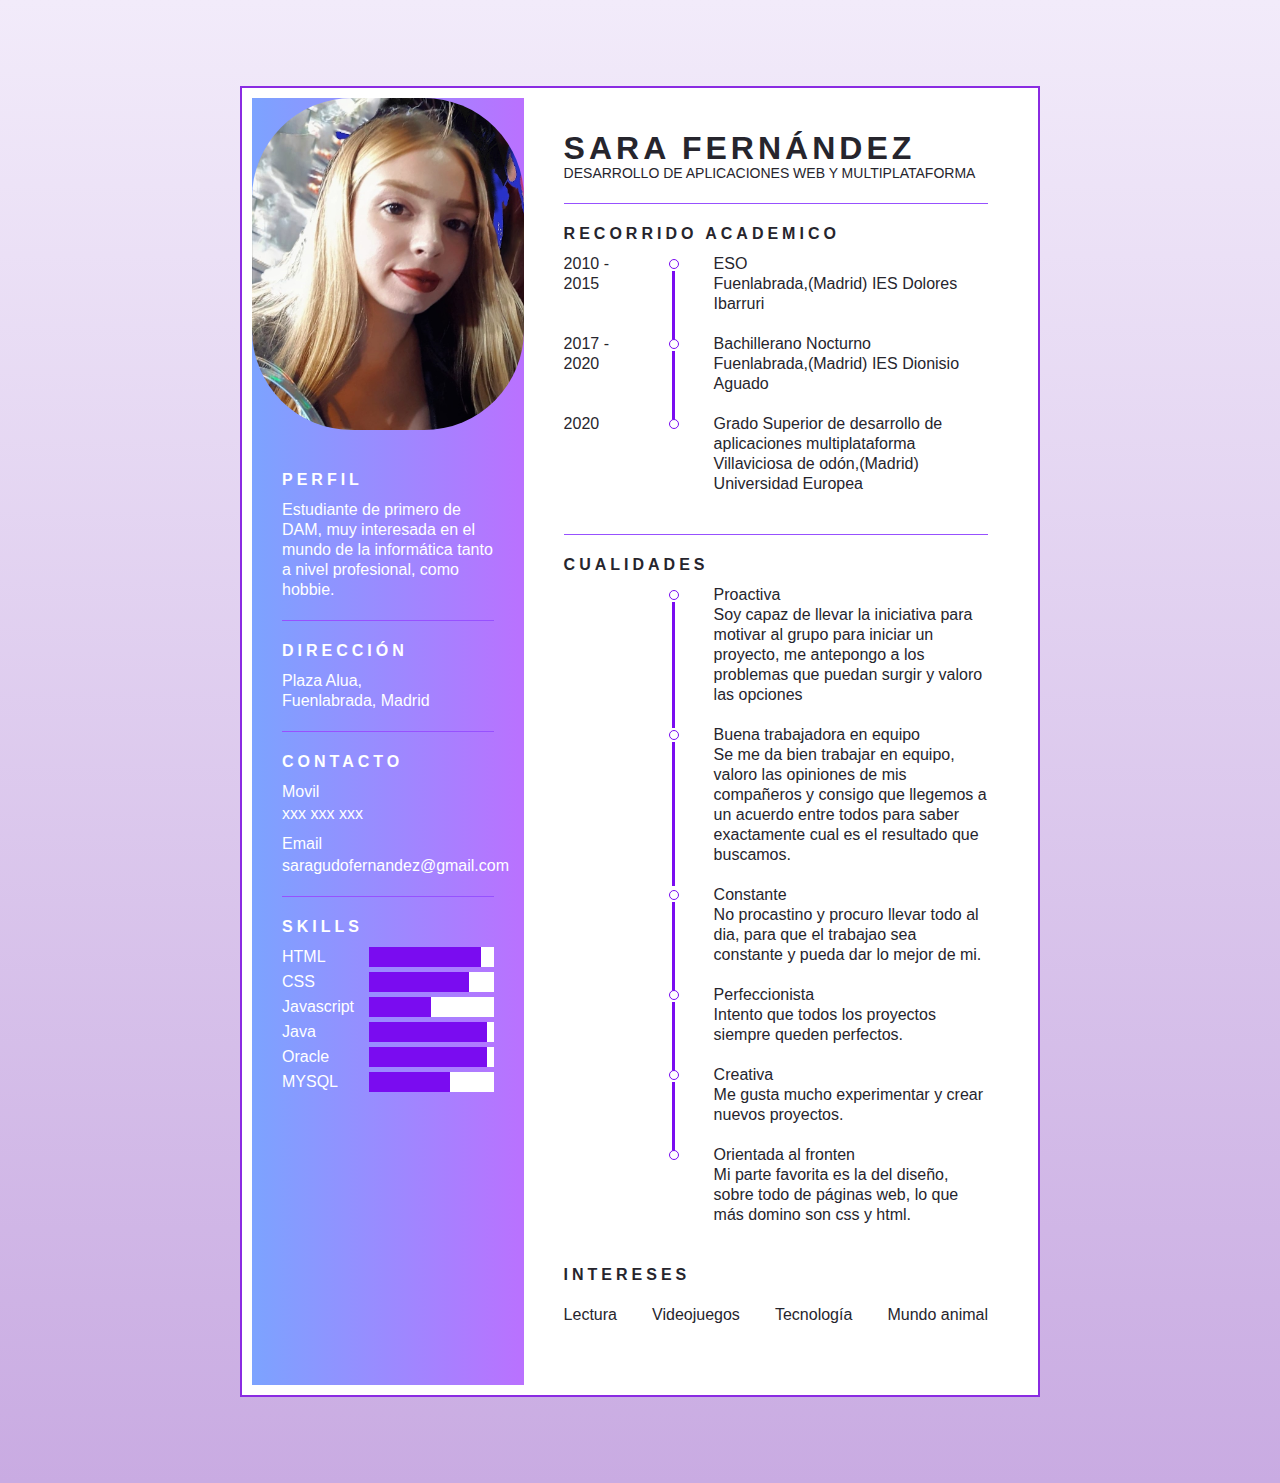
<file: html/Curriculum.html>
<!DOCTYPE html>
<html>

<head>
    <meta charset="utf-8">
    <title>Responsive Resume UI Design in HTML and CSS</title>
    <meta name="viewport" content="width=device-width, initial-scale=1.0">
    <link rel="stylesheet" type="text/css" href="../css/estilos.css">

</head>

<body class="curriculum">

    <section>
        <br>
        <br>

        <div class="resume_wrapper" style="border: 2px solid blueviolet;">
            <div class="resume_left">
                <div class="resume_image">
                    <img src="../img/InkedScreenshot_20190911-235842_Gallery (2)_LI.jpg" alt="Resume_image">
                </div>
                <div class="resume_bottom">
                    <div class="resume_item resume_namerole">
                        <div class="name">Sara</div>
                        <div class="role">Desarrolladora de aplicaciones web y plataforma</div>
                    </div>
                    <div class="resume_item resume_profile">
                        <div class="resume_title">PERFIL</div>
                        <div class="resume_info">Estudiante de primero de DAM, muy interesada en el mundo de la informática tanto a nivel profesional, como hobbie.</div>
                    </div>
                    <div class="resume_item resume_address">
                        <div class="resume_title">DIRECCIÓN</div>
                        <div class="resume_info">
                            Plaza Alua,<br/> Fuenlabrada, Madrid
                        </div>
                    </div>
                    <div class="resume_item resume_contact">
                        <div class="resume_title">Contacto</div>
                        <div class="resume_info">
                            <div class="resume_subtitle">Movil</div>
                            <div class="resume_subinfo">xxx xxx xxx</div>
                        </div>
                        <div class="resume_info">
                            <div class="resume_subtitle">Email</div>
                            <div class="resume_subinfo">saragudofernandez@gmail.com</div>
                        </div>
                    </div>
                    <div class="resume_item resume_skills">
                        <div class="resume_title">Skills</div>
                        <div class="resume_info">
                            <div class="skills_list">
                                <div class="skills_left">HTML</div>
                                <div class="skills_bar">
                                    <p>
                                        <span style="width: 90%"></span>
                                    </p>
                                </div>
                            </div>
                            <div class="skills_list">
                                <div class="skills_left">CSS</div>
                                <div class="skills_bar">
                                    <p>
                                        <span style="width: 80%"></span>
                                    </p>
                                </div>
                            </div>
                            <div class="skills_list">
                                <div class="skills_left">Javascript</div>
                                <div class="skills_bar">
                                    <p>
                                        <span style="width: 50%"></span>
                                    </p>
                                </div>
                            </div>
                            <div class="skills_list">
                                <div class="skills_left">Java</div>
                                <div class="skills_bar">
                                    <p>
                                        <span style="width: 95%"></span>
                                    </p>
                                </div>
                            </div>
                            <div class="skills_list">
                                <div class="skills_left">Oracle</div>
                                <div class="skills_bar">
                                    <p>
                                        <span style="width: 95%"></span>
                                    </p>
                                </div>
                            </div>
                            <div class="skills_list">
                                <div class="skills_left">MYSQL</div>
                                <div class="skills_bar">
                                    <p>
                                        <span style="width: 65%"></span>
                                    </p>
                                </div>
                            </div>

                        </div>
                    </div>
                </div>
            </div>
            <div class="resume_right">
                <div class="resume_item resume_namerole">
                    <div class="name">Sara Fernández</div>
                    <div class="role">Desarrollo de aplicaciones web y multiplataforma</div>
                </div>
                <div class="resume_item resume_education">
                    <div class="resume_title">Recorrido academico</div>
                    <div class="resume_info">
                        <div class="resume_data">
                            <div class="year">2010 - 2015</div>
                            <div class="content">
                                <p>ESO</p>
                                <p>Fuenlabrada,(Madrid) IES Dolores Ibarruri</div>
                        </div>
                        <div class="resume_data">
                            <div class="year">2017 - 2020</div>
                            <div class="content">
                                <p>Bachillerano Nocturno</p>
                                <p>Fuenlabrada,(Madrid) IES Dionisio Aguado </div>
                        </div>
                        <div class="resume_data">
                            <div class="year">2020</div>
                            <div class="content">
                                <p>Grado Superior de desarrollo de aplicaciones multiplataforma </p>
                                <p>Villaviciosa de odón,(Madrid) Universidad Europea</div>
                        </div>
                    </div>
                </div>
                <div class="resume_item resume_experience">
                    <div class="resume_title">Cualidades</div>
                    <div class="resume_info">
                        <div class="resume_data">
                            <div class="year"></div>
                            <div class="content">
                                <p>Proactiva</p>
                                <p>Soy capaz de llevar la iniciativa para motivar al grupo para iniciar un proyecto, me antepongo a los problemas que puedan surgir y valoro las opciones</p>
                            </div>
                        </div>
                        <div class="resume_data">
                            <div class="year"></div>
                            <div class="content">
                                <p>Buena trabajadora en equipo</p>
                                <p>Se me da bien trabajar en equipo, valoro las opiniones de mis compañeros y consigo que llegemos a un acuerdo entre todos para saber exactamente cual es el resultado que buscamos.</p>
                            </div>
                        </div>
                        <div class="resume_data">
                            <div class="year"></div>
                            <div class="content">
                                <p>Constante</p>
                                <p>No procastino y procuro llevar todo al dia, para que el trabajao sea constante y pueda dar lo mejor de mi.</p>
                            </div>
                        </div>
                        <div class="resume_data">
                            <div class="year"></div>
                            <div class="content">
                                <p>Perfeccionista</p>
                                <p>Intento que todos los proyectos siempre queden perfectos.</p>
                            </div>
                        </div>
                        <div class="resume_data">
                            <div class="year"></div>
                            <div class="content">
                                <p>Creativa</p>
                                <p>Me gusta mucho experimentar y crear nuevos proyectos. </p>
                            </div>
                        </div>
                        <div class="resume_data">
                            <div class="year"></div>
                            <div class="content">
                                <p>Orientada al fronten</p>
                                <p>Mi parte favorita es la del diseño, sobre todo de páginas web, lo que más domino son css y html.</p>
                            </div>
                        </div>
                    </div>
                    <div class="resume_item resmue_interests">
                        <div class="resume_title">Intereses</div>
                        <div class="resume_info">
                            <div class="interests">
                                <div class="int_icon">
                                    <i class="fas fa-volleyball-ball"></i>
                                </div>
                                <div class="int_data">Lectura</div>
                            </div>
                            <div class="interests">
                                <div class="int_icon">
                                    <i class="fas fa-book-open"></i>
                                </div>
                                <div class="int_data">Videojuegos</div>
                            </div>
                            <div class="interests">
                                <div class="int_icon">
                                    <i class="fas fa-film"></i>
                                </div>
                                <div class="int_data">Tecnología</div>
                            </div>
                            <div class="interests">
                                <div class="int_icon">
                                    <i class="fas fa-film"></i>
                                </div>
                                <div class="int_data">Mundo animal</div>
                            </div>

                        </div>
                    </div>
                </div>
            </div>
        </div>
        <br>
        <br>
    </section>
</body>

</html>
</file>
<file: css/estilos.css>
* {
    margin: 0;
    padding: 0;
    box-sizing: border-box;
}

:root {
    scroll-behavior: smooth;
}

body {
    font-family: 'Open Sans', sans-serif;
}

.contenedor {
    width: 90%;
    max-width: 1200px;
    overflow: hidden;
    margin: auto;
    padding: 60px 0;
}

.header {
    width: 100%;
    height: 120vh;
    /* 02 */
    background-color: #5798e2;
    background: linear-gradient(to right, #669df0fb, rgb(183, 133, 224));
    background-repeat: no-repeat;
    background-position: center;
    background-size: cover;
    background-attachment: fixed;
    position: relative;
    overflow: hidden;
}

.hamburguer {
    z-index: 10;
    position: fixed;
    top: 20px;
    right: 30px;
    background: #fff;
    width: 40px;
    height: 40px;
    cursor: pointer;
    border-radius: 10px;
    box-shadow: 0 0 6px rgba(0, 0, 0, .5);
    padding: 5px;
}

.menu-navegacion {
    z-index: 9;
    position: fixed;
    top: 0;
    width: 100%;
    height: 100%;
    /* background-image: linear-gradient(to top, #fbc2eb 0%, #a6c0ee 100%); */
    /* 02 */
    background-image: linear-gradient(to top, #a18cd19c 0%, #fbc2eb84 100%);
    /* 028 */
    background-image: linear-gradient(135deg, #669df0d4, rgba(174, 104, 231, 0.857));
    display: flex;
    flex-direction: column;
    justify-content: space-evenly;
    align-items: center;
    right: 0;
    transform: translateX(110%);
    transition: transform 0.3s ease-in-out;
    box-shadow: 0 0 6px rgba(0, 0, 0, .5);
    font-size: 30px;
}

.spread {
    transform: translateX(0);
}

.menu-navegacion a {
    color: #fff;
    text-decoration: none;
}

.menu-navegacion a:hover {
    color: black;
    text-decoration: none;
    font-size: 35px;
}

.titulo {
    font-size: 60px;
    margin-bottom: 15px;
}

.copy {
    font-weight: 300;
    font-size: 25px;
}


/* Services */

.subtitulo {
    color: #9f8ad0;
    font-size: 50px;
    text-align: center;
    font-weight: 300;
    margin-bottom: 30px;
    text-shadow: 1px 1px rgba(0, 0, 0, 0.34);
}

.contenedor-servicio {
    display: flex;
    justify-content: space-evenly;
    align-items: center;
    flex-wrap: wrap;
}

.contenedor-servicio img {
    width: 40%;
}

.checklist-servicio {
    width: 45%;
}

.service {
    margin-bottom: 20px;
}

.n-service {
    margin-bottom: 7px;
    color: #9f8ad0;
}

.number {
    display: inline-block;
    /* 02 */
    background-image: linear-gradient(to top, #a18cd1 0%, #7da7f0 100%);
    line-height: 30px;
    text-align: center;
    border-radius: 50%;
    margin-right: 5px;
    width: 30px;
    height: 30px;
    color: #fff;
    font-weight: 700;
}

.gallery {
    background: #f2f2f2;
}

.contenedor-galeria {
    display: flex;
    flex-wrap: wrap;
    justify-content: space-evenly;
    margin-top: 30px;
}

.img-galeria {
    width: 30%;
    display: block;
    margin-bottom: 15px;
    box-shadow: 0 0 6px rgba(0, 0, 0, .6);
    cursor: pointer;
}

.imagen-light {
    position: fixed;
    display: flex;
    align-items: center;
    justify-content: center;
    width: 100%;
    height: 100%;
    top: 0;
    left: 0;
    background: rgba(0, 0, 0, 0.534);
    transform: translate(100%);
    transition: transform .2s ease-in-out;
}

.agregar-imagen {
    width: 60%;
    transform: scale(0);
    border-radius: 10px;
    transition: transform .3s .2s;
}

.showImage {
    transform: scale(1);
}

.show {
    transform: translate(0);
}

.close {
    position: absolute;
    top: 15px;
    right: 15px;
    width: 40px;
    cursor: pointer;
}

.experts {
    width: 100%;
    display: flex;
    flex-wrap: wrap;
    justify-content: space-evenly;
    align-items: center;
}

.cont-expert {
    width: 30%;
    text-align: center;
    margin-bottom: 20px;
}

.cont-expert img {
    display: block;
    margin: auto;
    width: 50%;
    height: 50%;
}

.n-expert {
    width: 100%;
    display: inline-block;
    margin-top: 20px;
    font-weight: 400;
}

.social-media-icon:hover {
    background: #fff;
    color: #764ba2;
}

.ola {
    position: absolute;
    bottom: 0;
    width: 100%;
}


/**Cabecera**/

.media-icons {
    display: flex;
    justify-content: left;
    align-items: left;
    animation: moverIzquierda 1s ease-in;
    margin-left: 160px;
    margin-top: 40px;
}

.media-icons img {
    position: relative;
    width: 50px;
    margin: 2px 2px;
}

.media-icons img:hover {
    cursor: pointer;
}

@media screen and (max-width:1000px) {
    .cabeceraimagen {
        height: 20%;
        width: 20%;
    }
}

@media screen and (max-width:940px) {
    .cabeceraimagen {
        height: 8%;
        width: 8%;
    }
    .containercabecera h1 {
        font-size: 50px;
    }
    .containercabecera h2 {
        font-size: 10px;
    }
    .asocial {
        margin-left: -10px;
    }
    .cabecera a {
        margin-left: -10px;
        display: inline-block;
    }
    .media-icons {
        margin-left: 50px;
    }
}

@media screen and (max-width:770px) {
    .cabeceraimagen {
        height: 4%;
        width: 4%;
        image-resolution: inherit;
        padding: 5px;
    }
    .containercabecera h1 {
        font-size: 30px;
    }
    .containercabecera h2 {
        font-size: 10px;
    }
    .asocial {
        margin-left: -10px;
    }
    .cabecera a {
        margin-left: -10px;
        display: inline-block;
    }
    .media-icons {
        margin-left: 50px;
    }
}

@media screen and (max-width:700px) {
    .containercabecera {
        display: inline-block;
    }
    .cabeceraimagen {
        height: 4%;
        width: 4%;
        image-resolution: inherit;
    }
    .containercabecera h1 {
        font-size: 40px;
    }
    .containercabecera h2 {
        font-size: 20px;
    }
    .asocial {
        margin-left: -10px;
    }
    .cabecera a {
        margin-left: -10px;
        display: inline-block;
    }
    .media-icons {
        margin-left: 50px;
    }
}

@media screen and (max-width:550px) {
    .cabeceraimagen {
        margin-top: 90px;
        display: inline-block;
        height: 30px;
        width: 40;
        text-align: center;
    }
    .containercabecera {
        text-align-last: center;
        width: 60%;
        flex-wrap: wrap-reverse;
        justify-content: center;
        display: inline-block;
        margin-top: -30vw;
    }
    .containercabecera {
        width: 100%;
        text-align: center;
    }
    .containercabecera h1 {
        font-size: 2px;
        margin-top: -20vw;
        text-align: center;
        margin-left: 80vw;
    }
    .asocial {
        margin-bottom: -100px;
        margin-left: 30px;
    }
}

@media screen and (max-width:340px) {
    .cabeceraimagen {
        margin-top: 90px;
        display: flex;
        height: 30px;
        width: 40;
        text-align: center;
    }
    .containercabecera {
        text-align-last: center;
        width: 60%;
        flex-wrap: wrap-reverse;
        justify-content: center;
        display: inline-block;
        margin-top: -30vw;
    }
    .containercabecera {
        width: 100%;
        text-align: center;
    }
    .containercabecera h1 {
        font-size: 2px;
        margin-top: 20%;
        text-align: center;
        margin-left: 80vw;
    }
    .asocial {
        margin-bottom: 10px;
        margin-left: 30px;
    }
}

@keyframes moverIzquierda {
    0% {
        opacity: 0;
        transform: translateX(-100px);
    }
    100% {
        opacity: 1;
        transform: translate(0);
    }
}

@keyframes moverDerecha {
    0% {
        opacity: 0;
        transform: translateX(100px);
    }
    100% {
        opacity: 1;
        transform: translate(0);
    }
}

@keyframes arriba {
    0% {
        opacity: 0;
        transform: translateY(100px);
    }
    100% {
        opacity: 1;
        transform: translate(0);
    }
}

.containercabecera {
    width: 95%;
    max-width: 1200px;
    display: flex;
    align-items: center;
    justify-content: space-around;
    margin: auto;
    padding: 0;
    height: 100%;
    color: #fff;
    margin-bottom: 200%;
    margin-top: -80px;
}

.cabeceraimagen {
    display: flex;
    height: 500px;
    width: 450px;
    animation: arriba 1s ease-in;
    margin-top: 80px;
}

.cabecera {
    width: 50%;
    color: azure;
}

.cabecera h1 {
    font-size: 30px;
    animation: moverDerecha 1s ease-in;
    margin-left: 60px;
    display: flex;
}

.cabecera h2 {
    font-size: 20px;
    animation: moverIzquierda 1s ease-in;
    margin-left: 60px;
    display: flex;
}

.cabecera a {
    display: inline-block;
    color: azure;
    font-weight: 300;
    text-decoration: none;
    margin-top: 40px;
    border: 1px solid #ffff;
    width: 150px;
    border-radius: 3px;
    text-align: center;
    padding: 10px 0;
    animation: arriba 1s ease-in;
    margin-left: 60px;
}

.Curriculum {
    margin-right: 10px;
}

.cabecera a:hover {
    color: rgb(255, 255, 255);
    text-decoration: none;
    font-weight: 600;
    padding: 10px 0;
    border: 2px solid #ffff;
}


/**footer**/

.social {
    margin: 50px;
}

.social p {
    text-align: center;
    font-size: 20px;
    margin-bottom: 20px;
    font-family: 'Open Sans', sans-serif;
    color: black;
}

.links {
    display: flex;
    align-items: center;
    justify-content: center;
}

.iconosocial {
    display: flex;
    align-items: center;
    justify-content: center;
    position: relative;
    margin-left: 20px;
    height: 60px;
    width: 60px;
}


/**ola footer**/

footer {
    background-image: linear-gradient(135deg, #66abf0f1, rgba(186, 102, 255, 0.979));
    padding-bottom: 0.1px;
}

.footer-content {
    display: flex;
    justify-content: space-between;
    align-items: center;
    flex-wrap: wrap;
    padding-top: 60px;
    padding-bottom: 40px;
}

.contact-us {
    width: 40%;
    color: #fff;
}

.brand {
    font-weight: 500;
    font-size: 40px;
}

.brand+p {
    font-weight: 700;
}

.line {
    width: 90%;
    max-width: 1200px;
    margin: auto;
    height: 2px;
    background: #fff;
    margin-bottom: 60px;
}

.barrabajo {
    background-color: #5798e2;
    background: linear-gradient(to right, #669df0fb, rgb(183, 133, 224));
    color: azure;
    font-size: 20px;
    padding: 35px 0;
    font-family: 'Open Sans', sans-serif;
    width: 100%;
    height: 100%;
    margin: auto;
    padding: 35px 0;
    text-decoration: none;
}

.barrabajo li {
    text-decoration: none;
    line-height: 2.8;
}

.barrabajo ul {
    text-decoration: none;
    list-style: none;
}

.barracontainer {
    /*centramos el contenido*/
    display: grid;
    /*con esto hacemos que las columnas se dividan en 4*/
    grid-template-columns: repeat(3, 1fr);
    /*añadimos espacios entra las columnas con gap*/
    gap: 20px;
    align-items: flex-start;
    justify-content: center;
    text-decoration: none;
}

.barracontainer ul {
    margin: 0 auto;
    text-decoration: none;
    color: azure;
}

.barracontainer il {
    text-decoration: none;
}

.barracontainer ul li {
    line-height: 2, 8;
    text-decoration: none;
    color: azure;
}

.barracontainer ul li a {
    text-decoration: none;
    color: azure;
}

@media (max-width: 700px) {
    .barracontainer {
        grid-template-columns: repeat(2, 1fr);
    }
}

@media (max-width: 500px) {
    .links .barracontainer {
        grid-template-columns: 1fr;
    }
    .links .barracontainer ul {
        text-align: center;
    }
}


/*Fin Diseño de la parte social*/


/*Fin Galeria animada */


/*Overlay*/

.contenedor-imagenes {
    display: flex;
    width: 100%;
    height: 90%;
    margin: auto;
    justify-content: space-around;
    flex-wrap: wrap;
    border-radius: 40px;
}

.contenedor-imagenes .imagen {
    width: 49%;
    position: relative;
    /*depende del elemento padre--><--!sies absoluta es con respecto al navegador*/
    height: 500px;
    margin-bottom: 3px;
    box-shadow: 0px 0px 3px 0px rgba(0, 0, 0, 0.75);
    margin-left: 3px;
}

.imagen img {
    width: 100%;
    height: 100%;
    object-fit: cover;
}

.overlay {
    position: absolute;
    bottom: 0px;
    left: 0px;
    background: linear-gradient(to right, rgba(0, 123, 255, 0.353), rgba(183, 27, 255, 0.496));
    width: 100%;
    height: 0px;
    overflow: hidden;
    transition: 0.5s ease;
}

.overlay h2 {
    color: white;
    font-weight: 400px;
    font-size: 50px;
    position: absolute;
    top: 50%;
    left: 50%;
    text-align: center;
    transform: translate(-50%, -50%);
    text-shadow: 1px 1px black;
}

.imagen:hover .overlay {
    height: 100%;
    cursor: pointer;
}


/*Fin overlay*/

.autor {
    margin-left: 11%;
}

@media screen and (max-width: 800px) {
    .menu-navegacion {
        width: 100%vw;
    }
    .titulo {
        font-size: 40px;
    }
    .contenedor-servicio img {
        width: 80%;
        margin-bottom: 40px;
    }
    .checklist-servicio {
        width: 80%;
    }
    .service {
        margin-bottom: 30px;
    }
    .img-galeria {
        width: 45%;
    }
    .agregarImagen {
        width: 80%;
    }
    .cont-expert {
        width: 86%;
    }
    .footer-content {
        justify-content: center;
    }
    .social-media {
        width: 80%;
        justify-content: space-evenly;
    }
    .social-media-icon {
        margin-left: 0;
    }
    .contact-us {
        text-align: center;
        width: 80%;
        margin-bottom: 40px;
    }
}

@media screen and (max-width: 500px) {
    .menu-navegacion {
        width: 100%vw;
    }
    .hamburguer {
        top: 10px;
        right: 10px;
    }
    .titulo {
        font-size: 30px;
    }
    .subtitulo {
        font-size: 30px;
    }
    .img-galeria {
        width: 95%;
    }
    .agregar-imagen {
        width: 90%;
    }
    .social-media {
        width: 100%;
        justify-content: space-evenly;
    }
    .social-media-icon {
        margin-left: 0;
    }
    .contact-us {
        text-align: center;
        width: 95%;
        margin-bottom: 40px;
    }
}


/*Contacto*/

.contacto :root {
    --colorTextos: #49454567;
}

.contacto *,
 ::before,
 ::after {
    margin: 0;
    padding: 0;
    box-sizing: border-box;
}

.contacto {
    background: #df5cfc;
    /* fallback for old browsers */
    background: -webkit-linear-gradient(to right, #6A82FB, #5cbffc);
    /* Chrome 10-25, Safari 5.1-6 */
    background: linear-gradient(to right, #cfe8f7, #d8b3e9ac);
    /* W3C, IE 10+/ Edge, Firefox 16+, Chrome 26+, Opera 12+, Safari 7+ */
    font-family: 'Open Sans', sans-serif;
    width: 100%;
    height: 650px;
    display: flex;
    justify-content: center;
    align-items: center;
    border-radius: 20px;
}

.form h1 {
    text-align: center;
    margin: 10px 0;
    font-size: 40px;
    font-family: 'Open Sans', sans-serif;
    color: #9f8ad0;
    text-shadow: 1px 1px;
}

form {
    background: #fff;
    width: 80%;
    padding: 10px 0;
    border-radius: 10px;
    box-shadow: 0 0 6px 0 rgba(255, 255, 255, 0.8);
}

.form {
    width: 100%;
    margin: auto;
}

form .grupo {
    position: relative;
    margin: 45px;
}

input,
textarea {
    background: none;
    color: #c6c6c6;
    font-size: 18px;
    padding: 10px 10px 10px 5px;
    display: block;
    width: 100%;
    border: none;
    border-bottom: 1px solid var(--colorTextos);
    resize: none;
}

input:focus,
textarea:focus {
    outline: none;
    color: rgb(94, 93, 93);
}

input:focus~label,
input:valid~label,
textarea:focus~label,
textarea:valid~label {
    position: absolute;
    top: -14px;
    font-size: 12px;
    color: #2196F3;
}

label {
    color: var(--colorTextos);
    font-size: 16px;
    position: absolute;
    left: 5px;
    top: 10px;
    transition: 0.5s ease all;
    pointer-events: none;
}

input:focus~.barra::before,
textarea:focus~.barra::before {
    width: 100%;
}

.barra {
    position: relative;
    display: block;
    width: 100%;
}

.barra::before {
    content: '';
    height: 2px;
    width: 0%;
    bottom: 0;
    position: absolute;
    background: linear-gradient(to right, #6A82FB, #d15cfc);
    transition: 0.3s ease all;
    left: 0%;
}

.contacto button {
    background: #FC5C7D;
    /* fallback for old browsers */
    background: -webkit-linear-gradient(to right, #6A82FB, #FC5C7D);
    /* Chrome 10-25, Safari 5.1-6 */
    background: linear-gradient(to right, #91a1f1, #c95cfc);
    /* W3C, IE 10+/ Edge, Firefox 16+, Chrome 26+, Opera 12+, Safari 7+ */
    display: block;
    width: 100px;
    height: 40px;
    border: none;
    color: #fff;
    border-radius: 4px;
    font-size: 20px;
    margin: 10px auto;
    cursor: pointer;
}

@media screen and (max-width:1100px) {
    form {
        width: 80%;
    }
    #git {
        margin-left: -3vw;
    }
}

@media screen and (max-width:800px) {
    #git {
        margin-left: 120px;
    }
}

@media screen and (max-width:690px) {
    #git {
        margin-left: 80px;
    }
}

@media screen and (max-width:600px) {
    form {
        width: 80%;
    }
    .contenedor-imagenes {
        width: 200%;
        height: 200%;
    }
    #git {
        margin-left: 60px;
    }
}

@media screen and (max-width:500px) {
    #git {
        margin-left: 20px;
    }
}

@media screen and (max-width:450px) {
    form {
        width: 90%;
    }
    .contenedor-imagenes {
        width: 200%;
        height: 200%;
        display: inline-block;
    }
    #git {
        margin-left: -5vw;
    }
    .contenedor-imagenes .imagen {
        width: 49%;
        height: 300px;
        margin-bottom: 3px;
        box-shadow: 0px 0px 3px 0px rgb(0 0 0 / 75%);
        margin-left: 3px;
    }
}

@media screen and (max-width:340px) {
    form {
        width: 80%;
    }
    .contenedor-imagenes {
        width: 200%;
        height: 100%;
    }
    #git {
        margin-left: -55px;
    }
}

@media screen and (max-width:300px) {
    form {
        width: 80%;
    }
    .contenedor-imagenes {
        width: 200%;
        height: 100%;
    }
    #git {
        margin-left: vw;
    }
}


/*Curriculum */

.curriculum section {
    background: linear-gradient(to top, rgb(201, 171, 226), rgb(242, 235, 250));
}

.curriculum body {
    font-size: 14px;
    line-height: 20px;
    font-family: 'Open Sans', sans-serif;
}

.resume_wrapper {
    display: flex;
    width: 800px;
    margin: 50px auto;
    background: #fff;
    padding: 10px;
    line-height: 20px;
}

.resume_wrapper .resume_left {
    width: 35%;
    background: linear-gradient(to left, rgb(186, 113, 255), rgb(124, 163, 255));
}

.resume_wrapper .resume_left .resume_image {
    width: 100%;
}

.resume_wrapper .resume_left .resume_image img {
    width: 100%;
    display: block;
    border-radius: 100px;
}

.resume_wrapper .resume_title {
    color: #fff;
    text-transform: uppercase;
    font-weight: 700;
    font-size: 16px;
    margin-bottom: 10px;
    letter-spacing: 4px;
}

.resume_wrapper .resume_left .resume_info {
    color: #ffffff;
}

.resume_wrapper .resume_left .resume_bottom {
    padding: 20px 30px;
}

.resume_wrapper .resume_item {
    padding: 20px 0;
    border-bottom: 1px solid #9751ff;
}

.resume_wrapper .resume_item:last-child {
    border-bottom: 0;
}

.resume_wrapper .resume_left .resume_namerole {
    display: none;
}

.resume_wrapper .resume_namerole .name {
    font-size: 20px;
    color: #fff;
    text-transform: uppercase;
    font-weight: 700;
    margin-bottom: 5px;
    letter-spacing: 4px;
}

.resume_wrapper .resume_left .resume_namerole .role {
    color: #84838b;
}

.resume_wrapper .resume_left .resume_contact .resume_info:last-child {
    margin-top: 10px;
}

.resume_wrapper .resume_left .resume_contact .resume_subtitle {
    color: #fff;
    margin-bottom: 2px;
}

.resume_wrapper .resume_left .resume_skills .skills_list {
    display: flex;
    justify-content: space-between;
    margin-bottom: 5px;
}

.resume_wrapper .resume_left .resume_skills .skills_list .skills_bar p {
    position: relative;
    width: 125px;
    height: 20px;
    background: #fff;
}

.resume_wrapper .resume_left .resume_skills .skills_list .skills_bar p span {
    position: absolute;
    top: 0;
    left: 0;
    background: #7a0cf0;
    width: 100%;
    height: 100%;
}

.resume_wrapper .resume_right {
    width: 65%;
    padding: 20px 40px;
    color: #26252d;
}

.resume_wrapper .resume_right .resume_namerole .name {
    color: #26252d;
    font-size: 32px;
}

.resume_wrapper .resume_right .resume_namerole .role {
    font-size: 14px;
    text-transform: uppercase;
}

.resume_wrapper .resume_right .resume_item .resume_title {
    color: #26252d;
}

.resume_wrapper .resume_right .resume_data {
    display: flex;
}

.resume_wrapper .resume_right .resume_data .year {
    padding-right: 35px;
    width: 115px;
    position: relative;
}

.resume_wrapper .resume_right .resume_data .content {
    padding-left: 35px;
    margin-bottom: 20px;
    width: calc(100% - 115px);
}

.resume_wrapper .resume_right .resume_data .year:before {
    content: "";
    position: absolute;
    top: 5px;
    right: 0;
    width: 10px;
    height: 10px;
    background: #fff;
    border: 1px solid #7a0cf0;
    border-radius: 50%;
}

.resume_wrapper .resume_right .resume_data .year:after {
    content: "";
    position: absolute;
    top: 17px;
    right: 4px;
    width: 3px;
    height: 90%;
    background: #7a0cf0;
}

.resume_wrapper .resume_right .resume_data:last-child .year:after {
    display: none;
}

.resume_wrapper .resume_right .resmue_interests .resume_info {
    display: flex;
    justify-content: space-between;
    text-align: center;
}

.resume_wrapper .resume_right .resmue_interests .interests .int_icon {
    font-size: 38px;
    color: #0175b2;
    margin-bottom: 10px;
}

@media screen and (max-width: 800px) {
    .resume_wrapper .resume_right .resume_namerole {
        display: none;
    }
    .resume_wrapper .resume_left .resume_namerole {
        display: block;
    }
    .resume_wrapper {
        width: 95%;
        margin: 10px auto;
        flex-direction: column;
    }
    .resume_wrapper .resume_left,
    .resume_wrapper .resume_right {
        width: 100%;
    }
}

@media screen and (max-width: 424px) {
    .resume_wrapper .resume_right {
        padding: 20px 30px;
    }
    .resume_wrapper .resume_right .resume_data {
        flex-direction: column;
    }
    .resume_wrapper .resume_right .resume_data .year {
        padding: 0;
        margin-bottom: 5px;
        width: 100%;
        color: #0175b2;
    }
    .resume_wrapper .resume_right .resume_data .year:before,
    .resume_wrapper .resume_right .resume_data .year:after {
        display: none;
    }
    .resume_wrapper .resume_right .resume_data .content {
        width: 100%;
        padding: 0;
    }
    .resume_wrapper .resume_right .resmue_interests .interests .int_icon {
        font-size: 24px;
    }
}
</file>
